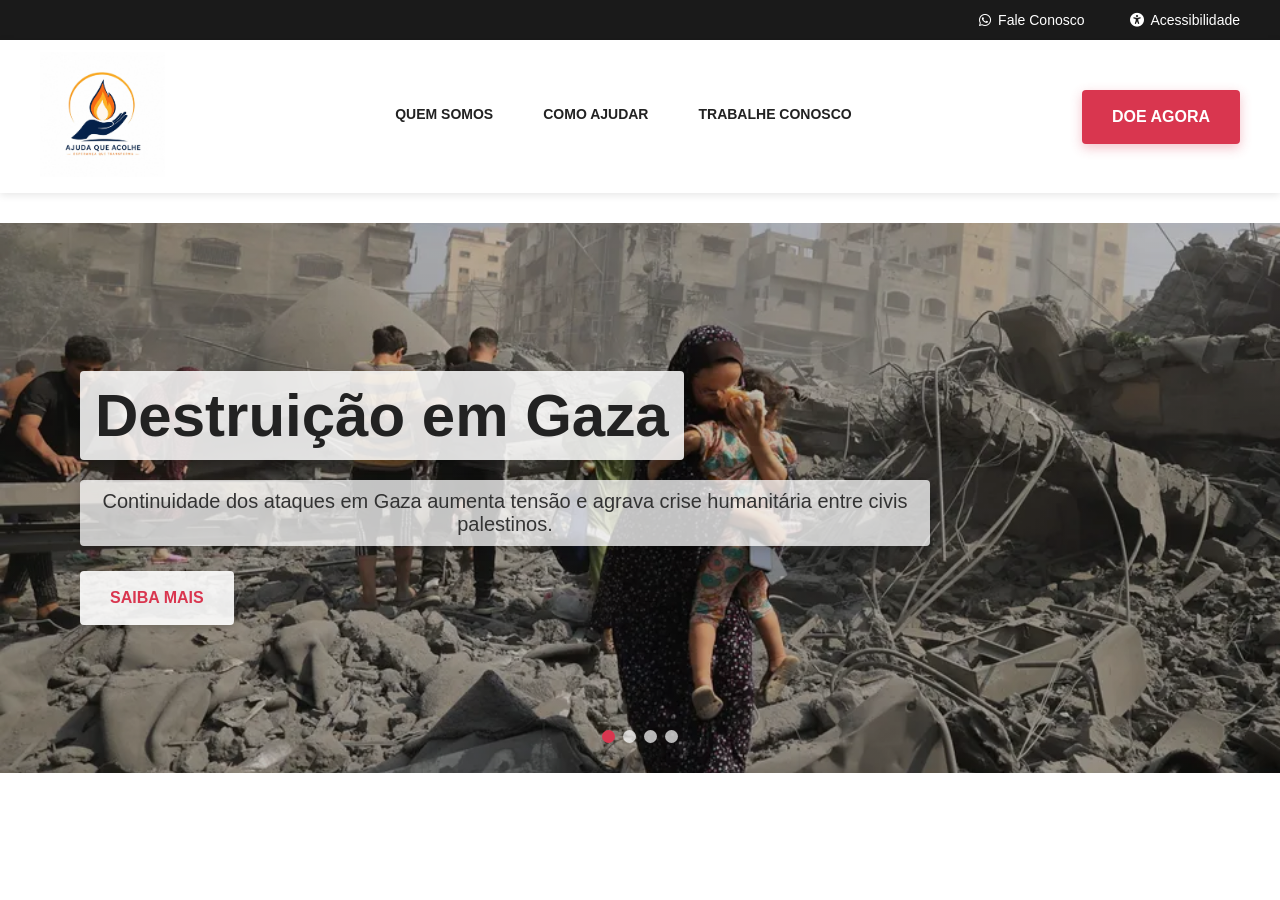
<file: teste do projeto/index.html>
<!DOCTYPE html>
<html lang="pt-br">
<head>
    <meta name="viewport" content="width=device-width, initial-scale=1.0">
    <meta charset="UTF-8">
    <title>Prometheus</title>
    <link rel="icon" href="imagem/Prometheus.jpg" type="image/jpeg">
  <link rel="stylesheet" href="css/style.css">
  <link rel="stylesheet" href="https://cdnjs.cloudflare.com/ajax/libs/font-awesome/6.0.0/css/all.min.css">
</head>
<body>
<div class="top-bar">

    <a onclick="abrirContato()">

        <i class="fa-brands fa-whatsapp"></i>

        Fale Conosco

    </a>

    <a onclick="abrirAcessibilidade()">

        <i class="fa-solid fa-universal-access"></i>

        Acessibilidade

    </a>

</div>

    <header>
    <div class="menu-principal">
      <div class="logo" onclick="window.location.href=window.location.pathname" style="cursor: pointer;">
        <img src="imagem/Prometheus.jpg" alt="Prometheus">
    </div>

      <nav>
        <a href="Quem_somos.html"> Quem somos</a> 
        <a href="Como_ajudar.html">Como ajudar</a>
        <a href="Trabalhe_conosco.html">Trabalhe conosco</a>
      </nav>

      <a class="botao-doar" href="Doar_agora.html" target="_blank">Doe agora</a>
    </div>
    </header>


<div class="acessibilidade" id="menuAcessibilidade">

    <button onclick="aumentarFonte()">

        <i class="fa-solid fa-plus"></i>

        Aumentar fonte

    </button>

    <button onclick="diminuirFonte()">

        <i class="fa-solid fa-minus"></i>

        Diminuir fonte

    </button>

    <button onclick="contraste()">

        <i class="fa-solid fa-circle-half-stroke"></i>

        Contraste

    </button>

    <button onclick="destacarLinks()">

        <i class="fa-solid fa-link"></i>

        Destacar links

    </button>

    <button onclick="fonteNormal()">

        <i class="fa-solid fa-font"></i>

        Fonte normal

    </button>

    <button onclick="resetarTudo()">

        <i class="fa-solid fa-rotate-left"></i>

        Redefinir

    </button>

</div>

<div class="conteudo" id="texto">

</div>

<script>

let tamanhoFonte = 18;

function abrirAcessibilidade(){

    let menu = document.getElementById("menuAcessibilidade");

    menu.classList.toggle("ativo");

}

function abrirContato(){

    window.open(
        "https://wa.me/5583993818866",
        "_blank"
    );

}

function aumentarFonte(){

    tamanhoFonte += 2;

    document.getElementById("texto")
    .style.fontSize = tamanhoFonte + "px";

}

function diminuirFonte(){

    tamanhoFonte -= 2;

    document.getElementById("texto")
    .style.fontSize = tamanhoFonte + "px";

}

function contraste(){

    document.body.classList.toggle("contraste-ativo");

}

function destacarLinks(){

    document.body.classList.toggle("destacar-links");

}

function fonteNormal(){

    tamanhoFonte = 18;

    document.getElementById("texto")
    .style.fontSize = "18px";

}

function resetarTudo(){

    tamanhoFonte = 18;

    document.getElementById("texto")
    .style.fontSize = "18px";

    document.body.classList.remove("contraste-ativo");

    document.body.classList.remove("destacar-links");

}

</script>


  <main>
    <section class="banner">
      <div class="conteudo-banner">
        <h1> Destruição em Gaza</h1>
        <p>
          Continuidade dos ataques em Gaza aumenta tensão <br> e agrava crise humanitária entre civis palestinos.
        </p>
        <a class="botao-saiba" href="#">Saiba mais</a>
      </div>

      <div class="bolinhas">
        <span class="ativa"></span>
        <span></span>
        <span></span>
        <span></span>
      </div>
    </section>
  </main>

  <script>
    const banner = document.querySelector('.banner');
    const dots = document.querySelectorAll('.bolinhas span');
    const bannerTitle = document.querySelector('.conteudo-banner h1');
    const bannerText = document.querySelector('.conteudo-banner p');

    const slides = [
      {
        image: 'imagem/gaza3.webp',
        title: 'Destruição em Gaza',
        text: 'Continuidade dos ataques em Gaza aumenta tensão e agrava crise humanitária entre civis palestinos.'
      },
      {
        image: 'imagem/gaza2.webp',
        title: 'A crise continua',
        text: 'A situação humanitária segue instável e a comunidade internacional pede mais apoio.'
      },
      {
        image: 'imagem/gaza1.jpg',
        title: 'Impacto na população',
        text: 'Famílias enfrentam condições extremas enquanto a ajuda humanitária tenta chegar às áreas mais afetadas.'
      },
      {
        image: 'imagem/explosão.webp',
        title: 'Ajuda emergencial',
        text: 'Organizações trabalham para levar recursos e suporte médico às regiões mais devastadas.'
      }
    ];

    function setSlide(index) {
      const slide = slides[index];
      banner.style.backgroundImage = `linear-gradient(rgba(0, 0, 0, 0.25), rgba(0, 0, 0, 0.25)), url("${slide.image}")`;
      bannerTitle.textContent = slide.title;
      bannerText.textContent = slide.text;
      dots.forEach((dot, dotIndex) => {
        dot.classList.toggle('ativa', dotIndex === index);
      });
    }

    dots.forEach((dot, index) => {
      dot.addEventListener('click', () => setSlide(index));
      dot.setAttribute('tabindex', '0');
      dot.addEventListener('keydown', (event) => {
        if (event.key === 'Enter' || event.key === ' ') {
          event.preventDefault();
          setSlide(index);
        }
      });
    });

    setSlide(0);
  </script>
</body>
</html>
</file>
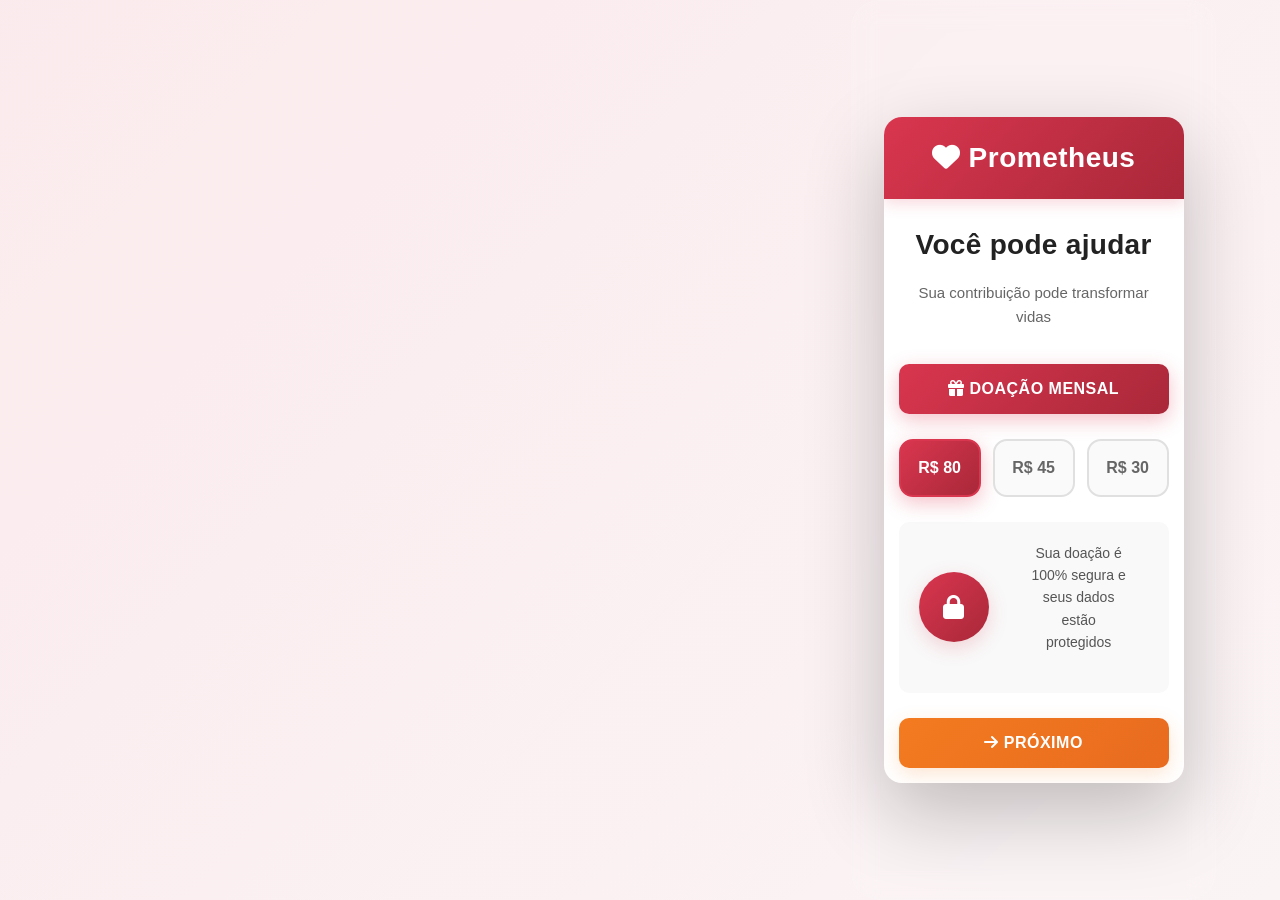
<file: teste do projeto/Doar_agora.html>
<!DOCTYPE html>
<html lang="pt-br">
<head>
    <meta name="viewport" content="width=device-width, initial-scale=1.0">
    <meta charset="UTF-8">
    <title>Doe Agora - Prometheus</title>
    <link rel="stylesheet" href="css/Doar_agora.css">
    <link rel="stylesheet" href="https://cdnjs.cloudflare.com/ajax/libs/font-awesome/6.0.0/css/all.min.css">
</head>
<body>
    <div class="container">
        <div class="left"></div>

        <div class="right">
            <div class="card">
                <!-- CABEÇALHO COM LOGO -->
                <div class="logo">
                    <i class="fas fa-heart"></i> Prometheus
                </div>

                <!-- TÍTULO E DESCRIÇÃO -->
                <h1>Você pode ajudar</h1>
                <p>Sua contribuição pode transformar vidas</p>

                <!-- TIPO DE DOAÇÃO -->
                <button class="btn red">
                    <i class="fas fa-gift"></i> Doação Mensal
                </button>

                <!-- VALORES DE DOAÇÃO -->
                <div class="values">
                    <div class="value activeValue" tabindex="0" role="button">R$ 80</div>
                    <div class="value" tabindex="0" role="button">R$ 45</div>
                    <div class="value" tabindex="0" role="button">R$ 30</div>
                </div>

                <!-- INFORMAÇÕES -->
                <div class="info">
                    <div class="circle">
                        <i class="fas fa-lock"></i>
                    </div>
                    <p>Sua doação é 100% segura e seus dados estão protegidos</p>
                </div>

                <!-- BOTÃO DE AÇÃO -->
                <button class="btn orange">
                    <i class="fas fa-arrow-right"></i> Próximo
                </button>

            </div>
        </div>
    </div>
    <script>
        const values = document.querySelectorAll('.value');
        values.forEach(value => {
            value.addEventListener('click', () => {
                values.forEach(v => v.classList.remove('activeValue'));
                value.classList.add('activeValue');
            });
            value.addEventListener('keydown', event => {
                if (event.key === 'Enter' || event.key === ' ') {
                    event.preventDefault();
                    values.forEach(v => v.classList.remove('activeValue'));
                    value.classList.add('activeValue');
                }
            });
        });
    </script>
</body>
</html>
</file>
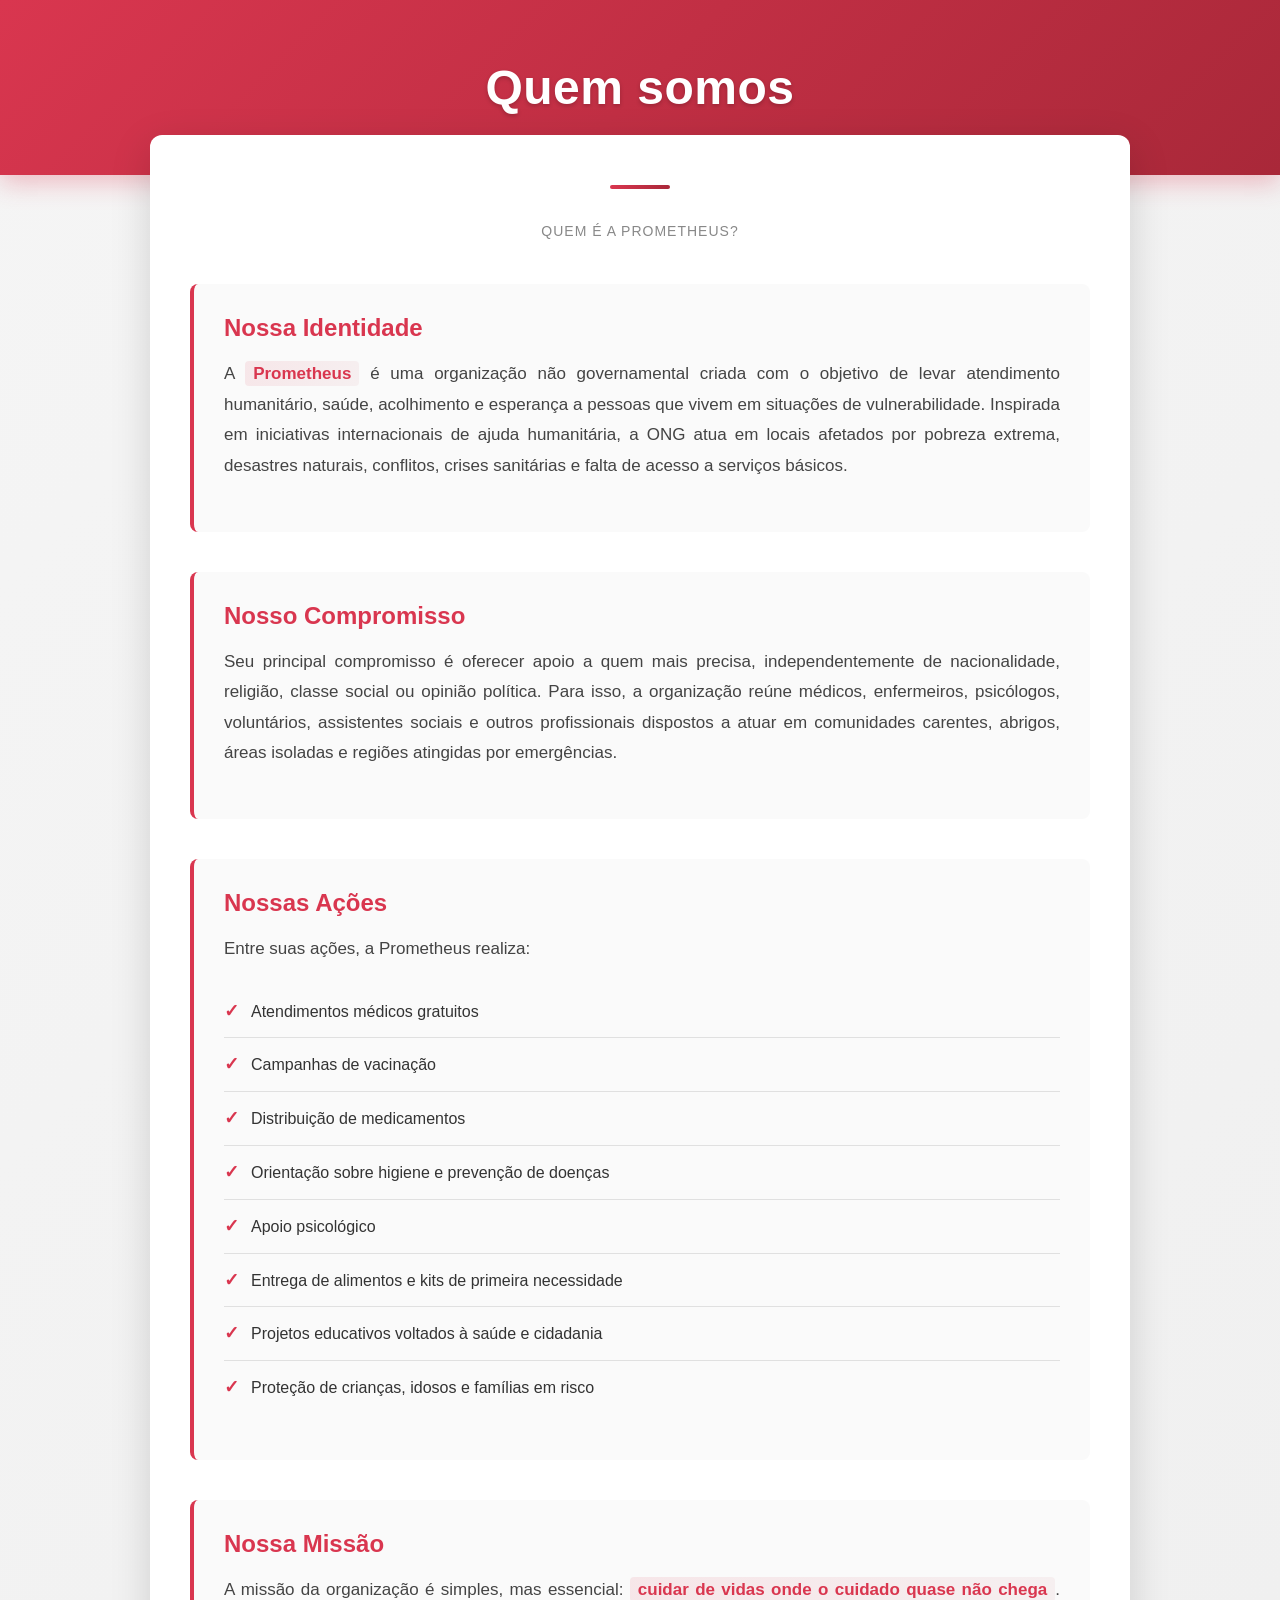
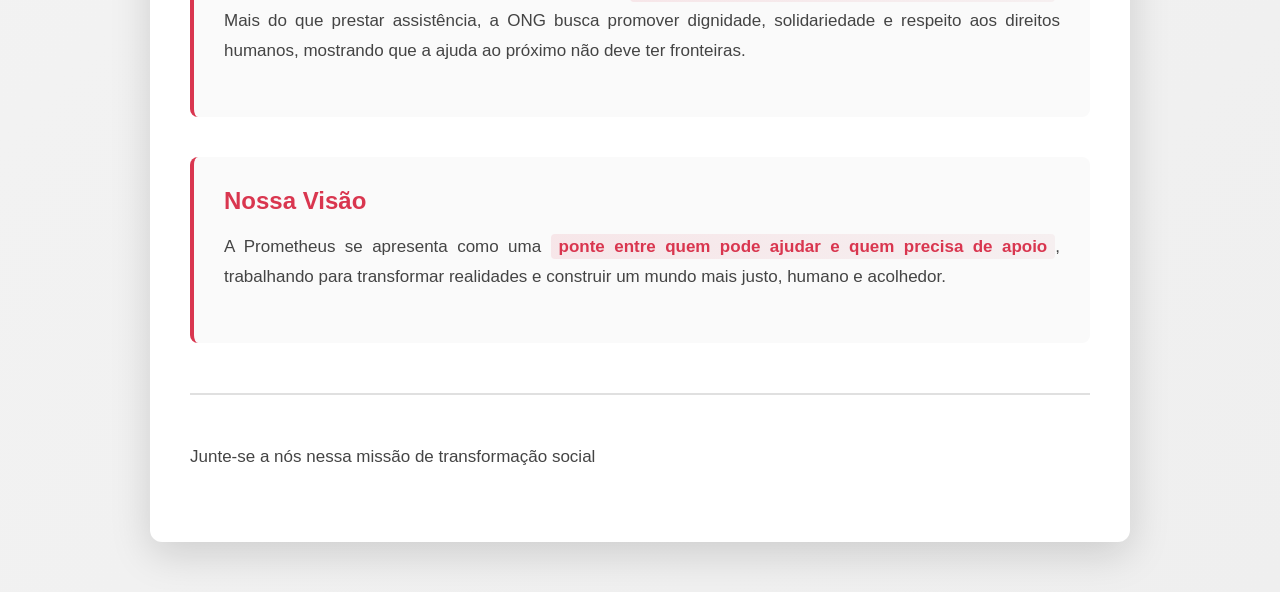
<file: teste do projeto/Quem_somos.html>
<!DOCTYPE html>
<html lang="pt-br">
<head>
    <meta name="viewport" content="width=device-width, initial-scale=1.0">
    <meta charset="UTF-8">
    <title>Quem somos - Prometheus</title>
  <link rel="stylesheet" href="css/Quem_somo.css">
  <link rel="stylesheet" href="https://cdnjs.cloudflare.com/ajax/libs/font-awesome/6.0.0/css/all.min.css">
</head>
<body>
    <!-- CABEÇALHO -->
    <div class="page-header">
        <h1>Quem somos</h1>
    </div>

    <div class="container">
        <div class="divider"></div>
        <p class="subtitle">Quem é a Prometheus?</p>

        <!-- SEÇÃO PRINCIPAL -->
        <section class="section">
            <h2>Nossa Identidade</h2>
            <p>
                A <span class="destaque">Prometheus</span> é uma organização não governamental criada com o objetivo de levar atendimento humanitário, saúde, acolhimento e esperança a pessoas que vivem em situações de vulnerabilidade. Inspirada em iniciativas internacionais de ajuda humanitária, a ONG atua em locais afetados por pobreza extrema, desastres naturais, conflitos, crises sanitárias e falta de acesso a serviços básicos.
            </p>
        </section>

        <!-- SEÇÃO COMPROMISSO -->
        <section class="section">
            <h2>Nosso Compromisso</h2>
            <p>
                Seu principal compromisso é oferecer apoio a quem mais precisa, independentemente de nacionalidade, religião, classe social ou opinião política. Para isso, a organização reúne médicos, enfermeiros, psicólogos, voluntários, assistentes sociais e outros profissionais dispostos a atuar em comunidades carentes, abrigos, áreas isoladas e regiões atingidas por emergências.
            </p>
        </section>

        <!-- SEÇÃO AÇÕES -->
        <section class="section">
            <h2>Nossas Ações</h2>
            <p>
                Entre suas ações, a Prometheus realiza:
            </p>
            <ul>
                <li>Atendimentos médicos gratuitos</li>
                <li>Campanhas de vacinação</li>
                <li>Distribuição de medicamentos</li>
                <li>Orientação sobre higiene e prevenção de doenças</li>
                <li>Apoio psicológico</li>
                <li>Entrega de alimentos e kits de primeira necessidade</li>
                <li>Projetos educativos voltados à saúde e cidadania</li>
                <li>Proteção de crianças, idosos e famílias em risco</li>
            </ul>
        </section>

        <!-- SEÇÃO MISSÃO -->
        <section class="section">
            <h2>Nossa Missão</h2>
            <p>
                A missão da organização é simples, mas essencial: <span class="destaque">cuidar de vidas onde o cuidado quase não chega</span>. Mais do que prestar assistência, a ONG busca promover dignidade, solidariedade e respeito aos direitos humanos, mostrando que a ajuda ao próximo não deve ter fronteiras.
            </p>
        </section>

        <!-- SEÇÃO VISÃO -->
        <section class="section">
            <h2>Nossa Visão</h2>
            <p>
                A Prometheus se apresenta como uma <span class="destaque">ponte entre quem pode ajudar e quem precisa de apoio</span>, trabalhando para transformar realidades e construir um mundo mais justo, humano e acolhedor.
            </p>
        </section>

        <!-- RODAPÉ -->
        <div class="footer-section">
            <p>Junte-se a nós nessa missão de transformação social</p>
        </div>
    </div>
</body>
</html>
</file>
<file: teste do projeto/css/style.css>
* {
  margin: 0;
  padding: 0;
  box-sizing: border-box;
}

body {
  font-family: Arial, Helvetica, sans-serif;
  transition:0.3s;
}

/* Menu principal */
.menu-principal {
  background-color: white;
  padding: 12px 40px;
  display: flex;
  align-items: center;
  justify-content: space-between;
  box-shadow: 0 2px 8px rgba(0, 0, 0, 0.1);
}

.logo img {
  width: 125px;
  transition: transform 0.3s ease;
}

.logo:hover img {
  transform: scale(1.05);
}

nav {
  display: flex;
  gap: 50px;
}

nav a {
  text-decoration: none;
  color: #222;
  font-size: 14px;
  font-weight: bold;
  text-transform: uppercase;
  position: relative;
  transition: color 0.3s ease;
  padding-bottom: 5px;
}

nav a:focus {
  outline: 2px solid #d9364f;
  outline-offset: 4px;
  border-radius: 2px;
}

nav a::after {
  content: '';
  position: absolute;
  bottom: -5px;
  left: 0;
  width: 0;
  height: 3px;
  background-color: #d9364f;
  transition: width 0.3s ease;
}

nav a:hover::after {
  width: 100%;
}

.botao-doar {
  background-color: #d9364f;
  color: white;
  text-decoration: none;
  padding: 18px 30px;
  border-radius: 4px;
  font-weight: bold;
  text-transform: uppercase;
  transition: background-color 0.3s;
  cursor: pointer;
  box-shadow: 0 4px 12px rgba(217, 54, 79, 0.3);
}

.botao-doar:hover {
  background-color: #a92839;
  transform: translateY(-2px);
  box-shadow: 0 6px 16px rgba(217, 54, 79, 0.5);
}

.botao-doar:focus {
  outline: 2px solid #d9364f;
  outline-offset: 2px;
}

/* Banner principal */
.banner {
  width: 100%;
  max-width: 100vw;
  height: 550px;
  margin-top: -50px;
  background-image: linear-gradient(
      rgba(0, 0, 0, 0.25),
      rgba(0, 0, 0, 0.25)
    ),
    url("../imagem/gaza3.webp");
  background-size: cover;
  background-position: center;
  position: relative;
  object-fit: cover;
  display: flex;
  align-items: center;
  padding-left: 80px;
  overflow: hidden;
}

.banner img{
    width: 100%;
    height: 100%;
    object-fit: cover;
}

/* Conteúdo sobre a imagem */
.conteudo-banner {
  max-width: 850px;
}

.conteudo-banner h1 {
  background-color: rgba(255, 255, 255, 0.85);
  color: #222;
  font-size: 60px;
  padding: 10px 15px;
  display: inline-block;
  margin-bottom: 20px;
  border-radius: 4px;
  box-shadow: 0 4px 12px rgba(0, 0, 0, 0.2);
}

.conteudo-banner p {
  background-color: rgba(255, 255, 255, 0.75);
  color: #333;
  font-size: 20px;
  padding: 10px 15px;
  margin-bottom: 25px;
  text-align: center;
  border-radius: 4px;
  box-shadow: 0 4px 12px rgba(0, 0, 0, 0.2);
}

.botao-saiba {
  background-color: rgba(255, 255, 255, 0.9);
  color: #d9364f;
  text-decoration: none;
  padding: 18px 30px;
  border-radius: 4px;
  font-weight: bold;
  text-transform: uppercase;
  transition: all 0.3s ease;
  display: inline-block;
  box-shadow: 0 4px 12px rgba(0, 0, 0, 0.2);
}

.botao-saiba:hover {
  background-color: #d9364f;
  color: white;
  transform: translateY(-2px);
  box-shadow: 0 6px 16px rgba(0, 0, 0, 0.3);
}

.botao-saiba:focus {
  outline: 2px solid #d9364f;
  outline-offset: 2px;
}

/* Bolinhas do slide */
.bolinhas {
  position: absolute;
  bottom: 30px;
  left: 50%;
  transform: translateX(-50%);
  display: flex;
  gap: 8px;
}

.bolinhas span {
  width: 13px;
  height: 13px;
  background-color: white;
  border-radius: 50%;
  display: block;
  opacity: 0.7;
  cursor: pointer;
  transition: all 0.3s ease;
}

.bolinhas span:hover {
  opacity: 1;
  transform: scale(1.2);
}

.bolinhas .ativa {
  background-color: #d9364f;
  opacity: 1;
}

/* BARRA SUPERIOR */
.top-bar{
    background:#1a1a1a;
    height:40px;

    display:flex;
    justify-content:flex-end;
    align-items:center;

    padding-right:30px;
    box-shadow: 0 2px 8px rgba(0, 0, 0, 0.3);
}

/* LINKS DA BARRA */
.top-bar a{
    color:white;
    text-decoration:none;

    margin-left:25px;

    font-size:14px;

    display:flex;
    align-items:center;
    gap:7px;

    cursor:pointer;

    transition: all 0.3s ease;
    padding: 5px 10px;
    border-radius: 4px;
}

.top-bar a:hover{
    color:#d9364f;
    background-color: rgba(255, 255, 255, 0.1);
}

.top-bar a:focus {
    outline: 2px solid white;
    outline-offset: 2px;
}

/* MENU ACESSIBILIDADE */
.acessibilidade{
    background:#1f1f1f;

    height:70px;

    position: fixed;
    top: 40px;
    left: 0;
    right: 0;
    z-index: 1000;

    display:flex;

    justify-content:center;
    align-items:center;

    gap:50px;

    transition: all 0.3s ease;
    opacity: 0;
    visibility: hidden;
    transform: translateY(-10px);
    box-shadow: 0 -2px 8px rgba(0, 0, 0, 0.2);
}

.acessibilidade.ativo{
    opacity: 1;
    visibility: visible;
    transform: translateY(0);
}

/* BOTÕES */
.acessibilidade button{

    background:none;
    border:none;

    color:white;

    font-size:15px;

    display:flex;
    align-items:center;

    gap:8px;

    cursor:pointer;

    transition: all 0.3s ease;
    padding: 8px 12px;
    border-radius: 4px;
}

.acessibilidade button:hover{
    color:#d9364f;
    background-color: rgba(255, 255, 255, 0.1);
}

.acessibilidade button:focus {
    outline: 2px solid #d9364f;
    outline-offset: 2px;
}

/* CONTEÚDO EXEMPLO */
.conteudo{

    padding:40px;

    font-size:18px;

    line-height:1.7;

}

/* CONTRASTE */
.contraste-ativo{
    background:black;
    color:white;
}

/* DESTAQUE LINKS */
.destacar-links a{
    background:yellow;
    color:black !important;
    padding:4px 8px;
    border-radius:5px;
    text-decoration: underline;
}

/* Responsividade simples */
@media (max-width: 900px) {
  .barra-superior {
    padding: 10px 20px;
  }

  .menu-principal {
    padding: 15px 20px;
    flex-direction: column;
    gap: 15px;
  }

  nav {
    flex-wrap: wrap;
    justify-content: center;
    gap: 15px;
  }

  .banner {
    padding: 30px;
    height: 450px;
  }

  .conteudo-banner h1 {
    font-size: 28px;
  }

  .conteudo-banner p {
    font-size: 16px;    .banner {
      width: 2560px;
      /* ... */
    }
  }
}
</file>
<file: teste do projeto/css/Doar_agora.css>
*{
    margin:0;
    padding:0;
    box-sizing:border-box;
    font-family: 'Segoe UI', Tahoma, Geneva, Verdana, sans-serif;
}

body{
    height:100vh;
    background: linear-gradient(135deg, rgba(217, 54, 79, 0.1) 0%, rgba(169, 40, 57, 0.05) 100%), 
                url('https://images.unsplash.com/photo-1516627145497-ae6968895b74?q=80&w=1600') center/cover no-repeat;
    display:flex;
    justify-content:flex-end;
    align-items:center;
    padding-right:5%;
    transition: 0.3s ease;
}

.container{
    width:100%;
    height:100vh;
    display:flex;
}

.left {
    flex: 1;
}

.right{
    width:30%;
    margin-left: 6%;
    display:flex;
    justify-content:center;
    align-items:center;
    background:rgba(255, 255, 255, 0.08);
    backdrop-filter: blur(12px);
    padding: 24px;
    border-radius: 28px;
    box-shadow: inset 0 0 0 1px rgba(255, 255, 255, 0.12);
}

/* CARD PRINCIPAL */

.card{
    width:300px;
    background: white;
    border-radius: 18px;
    overflow: hidden;
    box-shadow: 0 28px 80px rgba(0, 0, 0, 0.24);
    animation: slideIn 0.6s ease;
    transition: all 0.3s ease;
}

.card:hover {
    transform: translateY(-5px);
    box-shadow: 0 30px 80px rgba(217, 54, 79, 0.2);
}

@keyframes slideIn {
    from {
        opacity: 0;
        transform: translateX(50px);
    }
    to {
        opacity: 1;
        transform: translateX(0);
    }
}

/* LOGO HEADER */

.logo{
    background: linear-gradient(135deg, #d9364f 0%, #a92839 100%);
    color: white;
    padding: 25px;
    text-align: center;
    font-size: 28px;
    font-weight: 700;
    letter-spacing: 0.5px;
    box-shadow: 0 4px 15px rgba(217, 54, 79, 0.2);
}

/* TÍTULO DO CARD */

.card h1{
    text-align: center;
    font-size: 28px;
    font-weight: 700;
    color: #222;
    padding: 30px 20px 20px;
    letter-spacing: 0.3px;
}

/* SUBTITLE */

.card p {
    text-align: center;
    color: #666;
    font-size: 15px;
    padding: 0 20px 20px;
    line-height: 1.6;
    margin: 0;
}

/* PASSOS/INDICADORES */

.steps{
    display: flex;
    justify-content: center;
    gap: 12px;
    margin: 20px 0;
}

.step {
    width: 40px;
    height: 40px;
    border-radius: 50%;
    border: 2px solid #e0e0e0;
    display: flex;
    justify-content: center;
    align-items: center;
    font-size: 16px;
    font-weight: 600;
    color: #999;
    transition: all 0.3s ease;
    cursor: pointer;
}

.step:hover {
    border-color: #d9364f;
    color: #d9364f;
}

.active {
    background: linear-gradient(135deg, #d9364f, #a92839);
    color: white;
    border: none;
    box-shadow: 0 6px 20px rgba(217, 54, 79, 0.3);
}

/* VALORES DE DOAÇÃO */

.values{
    width: 90%;
    margin: 25px auto;
    display: flex;
    gap: 12px;
}

.value {
    flex: 1;
    border: 2px solid #e0e0e0;
    border-radius: 14px;
    text-align: center;
    padding: 18px 10px;
    cursor: pointer;
    transition: all 0.3s ease;
    font-weight: 700;
    color: #666;
    font-size: 16px;
    background: #fafafa;
    min-width: 0;
    user-select: none;
}

.value:hover {
    border-color: #d9364f;
    background: linear-gradient(135deg, rgba(217, 54, 79, 0.05), rgba(169, 40, 57, 0.02));
    color: #d9364f;
    transform: translateY(-3px);
    box-shadow: 0 6px 20px rgba(217, 54, 79, 0.15);
}

.activeValue {
    background: linear-gradient(135deg, #d9364f, #a92839);
    color: white;
    border-color: #d9364f;
    box-shadow: 0 6px 20px rgba(217, 54, 79, 0.3);
}

/* BOTÕES */

.btn{
    width: 90%;
    display: block;
    margin: 15px auto;
    padding: 16px;
    border: none;
    border-radius: 10px;
    font-size: 16px;
    font-weight: 600;
    cursor: pointer;
    transition: all 0.3s ease;
    text-transform: uppercase;
    letter-spacing: 0.5px;
}

.btn:focus {
    outline: 2px solid #d9364f;
    outline-offset: 2px;
}

.red {
    background: linear-gradient(135deg, #d9364f, #a92839);
    color: white;
    box-shadow: 0 6px 20px rgba(217, 54, 79, 0.3);
}

.red:hover {
    transform: translateY(-2px);
    box-shadow: 0 10px 30px rgba(217, 54, 79, 0.4);
}

.red:active {
    transform: translateY(0);
}

.orange {
    background: linear-gradient(135deg, #F47B20, #e86b1f);
    color: white;
    box-shadow: 0 6px 20px rgba(244, 123, 32, 0.2);
}

.orange:hover {
    transform: translateY(-2px);
    box-shadow: 0 10px 30px rgba(244, 123, 32, 0.3);
}

.orange:active {
    transform: translateY(0);
}

/* INFORMAÇÕES */

.info {
    width: 90%;
    margin: 25px auto;
    display: flex;
    align-items: center;
    gap: 20px;
    padding: 20px;
    background: #f9f9f9;
    border-radius: 10px;
    transition: all 0.3s ease;
}

.info:hover {
    background: #f0f0f0;
}

.circle {
    width: 70px;
    height: 70px;
    border-radius: 50%;
    background: linear-gradient(135deg, #d9364f, #a92839);
    flex-shrink: 0;
    display: flex;
    align-items: center;
    justify-content: center;
    box-shadow: 0 6px 20px rgba(217, 54, 79, 0.2);
}

.circle i {
    color: white;
    font-size: 24px;
}

.info p {
    color: #555;
    line-height: 1.6;
    font-size: 14px;
    margin: 0;
}

/* RESPONSIVIDADE */

@media (max-width: 1024px) {
    body {
        padding-right: 3%;
    }

    .right {
        width: 60%;
    }

    .card {
        width: 300px;
    }
}

@media (max-width: 768px) {
    body {
        justify-content: center;
        padding-right: 0;
    }

    .container {
        flex-direction: column;
    }

    .left {
        display: none;
    }

    .right {
        width: 100%;
        background: rgba(255, 255, 255, 0.95);
    }

    .card {
        width: 100%;
        max-width: 350px;
    }

    h1 {
        font-size: 24px;
    }
}

@media (max-width: 480px) {
    body {
        padding: 20px;
    }

    .right {
        padding: 10px;
    }

    .card {
        width: 100%;
        border-radius: 12px;
    }

    .card h1 {
        font-size: 22px;
        padding: 20px 15px 15px;
    }

    .values {
        flex-direction: column;
    }

    .value {
        padding: 15px;
    }

    .btn {
        padding: 14px;
        font-size: 14px;
    }

    .info {
        flex-direction: column;
        text-align: center;
    }

    .circle {
        width: 60px;
        height: 60px;
    }
}
</file>
<file: teste do projeto/css/Quem_somo.css>
body {
            margin: 0;
            font-family: 'Segoe UI', Tahoma, Geneva, Verdana, sans-serif;
            background: linear-gradient(135deg, #f5f5f5 0%, #efefef 100%);
            color: #333;
            transition: 0.3s ease;
            min-height: 100vh;
        }

        /* CABEÇALHO DA PÁGINA */
        .page-header {
            background: linear-gradient(135deg, #d9364f 0%, #a92839 100%);
            color: white;
            padding: 60px 20px;
            text-align: center;
            box-shadow: 0 8px 24px rgba(217, 54, 79, 0.3);
            animation: slideDown 0.6s ease;
        }

        .page-header h1 {
            margin: 0;
            font-size: 48px;
            font-weight: 700;
            letter-spacing: 0.5px;
            text-shadow: 0 2px 4px rgba(0, 0, 0, 0.2);
            color: white;
        }

        .page-header p {
            margin: 10px 0 0 0;
            font-size: 16px;
            opacity: 0.95;
            font-weight: 300;
        }

        @keyframes slideDown {
            from {
                opacity: 0;
                transform: translateY(-20px);
            }
            to {
                opacity: 1;
                transform: translateY(0);
            }
        }

        .container {
            max-width: 900px;
            margin: -40px auto 50px;
            padding: 50px 40px;
            background-color: #ffffff;
            border-radius: 12px;
            box-shadow: 0 12px 40px rgba(0, 0, 0, 0.15);
            animation: fadeInUp 0.6s ease 0.2s backwards;
            position: relative;
        }

        @keyframes fadeInUp {
            from {
                opacity: 0;
                transform: translateY(30px);
            }
            to {
                opacity: 1;
                transform: translateY(0);
            }
        }

        h1 {
            text-align: center;
            color: #d9364f;
            font-size: 36px;
            margin-bottom: 10px;
            font-weight: 700;
            letter-spacing: 0.3px;
        }

        .subtitle {
            text-align: center;
            color: #888;
            font-size: 14px;
            margin-bottom: 30px;
            text-transform: uppercase;
            letter-spacing: 1px;
        }

        /* LINHA DIVISÓRIA */
        .divider {
            width: 60px;
            height: 4px;
            background: linear-gradient(90deg, #d9364f, #a92839);
            margin: 0 auto 30px;
            border-radius: 2px;
        }

        p {
            font-size: 17px;
            line-height: 1.8;
            text-align: justify;
            margin-bottom: 20px;
            color: #444;
            transition: all 0.3s ease;
        }

        p:hover {
            color: #222;
        }

        .destaque {
            color: #d9364f;
            font-weight: 600;
            background: linear-gradient(120deg, rgba(217, 54, 79, 0.1), rgba(169, 40, 57, 0.05));
            padding: 3px 8px;
            border-radius: 4px;
            transition: all 0.3s ease;
        }

        .destaque:hover {
            background: linear-gradient(120deg, rgba(217, 54, 79, 0.2), rgba(169, 40, 57, 0.1));
            text-shadow: 0 2px 4px rgba(217, 54, 79, 0.2);
        }

        /* SEÇÕES COM ÍCONES */
        .section {
            margin: 40px 0;
            padding: 30px;
            background: #fafafa;
            border-left: 4px solid #d9364f;
            border-radius: 8px;
            transition: all 0.3s ease;
        }

        .section:hover {
            background: #f0f0f0;
            box-shadow: 0 6px 20px rgba(217, 54, 79, 0.1);
            transform: translateX(5px);
        }

        .section h2 {
            color: #d9364f;
            font-size: 24px;
            margin-top: 0;
            margin-bottom: 15px;
        }

        /* LISTA COM ÍCONES */
        ul {
            list-style: none;
            padding: 0;
        }

        ul li {
            padding: 12px 0;
            border-bottom: 1px solid #e0e0e0;
            font-size: 16px;
            line-height: 1.6;
            transition: all 0.3s ease;
        }

        ul li:last-child {
            border-bottom: none;
        }

        ul li:before {
            content: "✓";
            color: #d9364f;
            font-weight: bold;
            margin-right: 12px;
            font-size: 18px;
        }

        ul li:hover {
            padding-left: 10px;
            color: #d9364f;
        }

        /* RODAPÉ INTERNO */
        .footer-section {
            margin-top: 50px;
            padding-top: 30px;
            border-top: 2px solid #e0e0e0;
            text-align: center;
            color: #888;
            font-size: 14px;
        }

        /* BOTÃO DE AÇÃO */
        .cta-button {
            display: inline-block;
            margin-top: 30px;
            background: linear-gradient(135deg, #d9364f, #a92839);
            color: white;
            padding: 16px 40px;
            text-decoration: none;
            border-radius: 8px;
            font-weight: 600;
            transition: all 0.3s ease;
            box-shadow: 0 6px 20px rgba(217, 54, 79, 0.3);
            cursor: pointer;
            border: none;
            font-size: 16px;
        }

        .cta-button:hover {
            transform: translateY(-3px);
            box-shadow: 0 10px 30px rgba(217, 54, 79, 0.4);
        }

        .cta-button:focus {
            outline: 2px solid #d9364f;
            outline-offset: 2px;
        }

        /* RESPONSIVIDADE */
        @media (max-width: 768px) {
            .page-header {
                padding: 40px 20px;
            }

            .page-header h1 {
                font-size: 32px;
            }

            .container {
                margin: -30px 15px 30px;
                padding: 30px 20px;
            }

            h1 {
                font-size: 28px;
            }

            p {
                font-size: 16px;
                text-align: left;
            }

            .section {
                padding: 20px;
            }

            .section h2 {
                font-size: 20px;
            }
        }

        @media (max-width: 480px) {
            .page-header h1 {
                font-size: 24px;
            }

            .container {
                margin: -20px 10px 20px;
                padding: 20px 15px;
            }

            h1 {
                font-size: 22px;
            }

            p {
                font-size: 15px;
            }
        }
</file>
